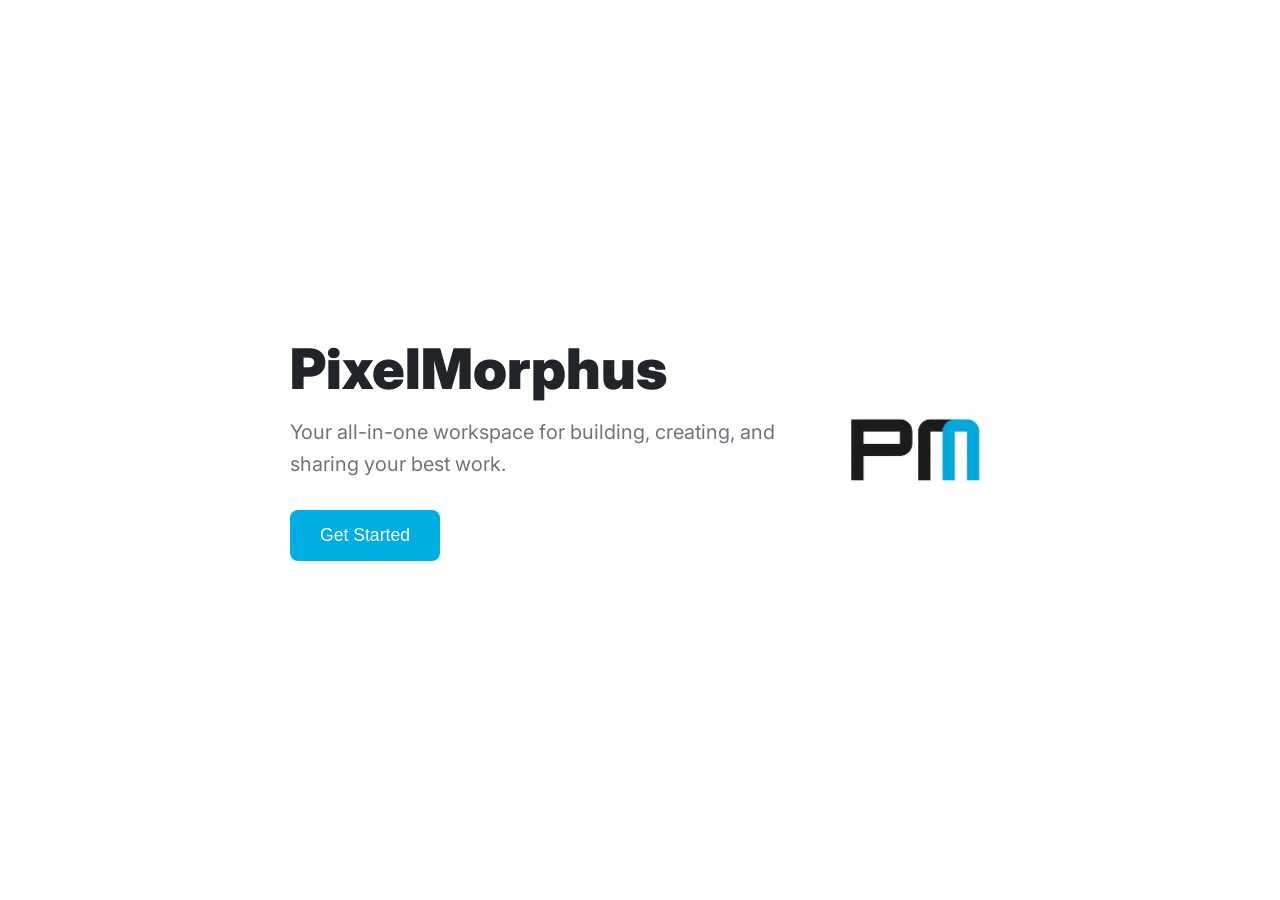
<file: index.html>
<!DOCTYPE html>
<html lang="en">
<head>
    <meta charset="UTF-8">
    <meta name="viewport" content="width=device-width, initial-scale=1.0">
    <title>PixelMorphus - Dashboard</title>

    <link rel="stylesheet" href="css/style.css">
    
    <link rel="preconnect" href="https://fonts.googleapis.com">
    <link rel="preconnect" href="https://fonts.gstatic.com" crossorigin>
    <link href="https://fonts.googleapis.com/css2?family=Inter:wght@400;500;700;800&display=swap" rel="stylesheet">
</head>
<body>

    <header class="main-header">
        <!-- This header will be dynamically populated by js/main.js -->
    </header>

    <main class="page-container">
        <div class="page-header">
            <h1>Choose a Tool</h1>
            <p>Select which service you would like to use.</p>
        </div>

        <div class="tool-selection-grid">
            <!-- Portfolio Morph Box -->
            <a href="portfolio-morph/portfolio-morph.html" class="tool-card">
                <div class="tool-icon">
                    <svg xmlns="http://www.w3.org/2000/svg" width="48" height="48" viewBox="0 0 24 24" fill="none" stroke="currentColor" stroke-width="2" stroke-linecap="round" stroke-linejoin="round"><path d="M14.5 2H6a2 2 0 0 0-2 2v16a2 2 0 0 0 2 2h12a2 2 0 0 0 2-2V7.5L14.5 2z"></path><polyline points="14 2 14 8 20 8"></polyline><line x1="16" y1="13" x2="8" y2="13"></line><line x1="16" y1="17" x2="8" y2="17"></line><line x1="10" y1="9" x2="8" y2="9"></line></svg>
                </div>
                <div class="tool-info">
                    <h3>Portfolio Morph</h3>
                    <p>Create a stunning, professional developer portfolio in minutes.</p>
                </div>
            </a>
        </div>
    </main>
    
    <script src="js/main.js" defer></script>
</body>
</html>
</file>
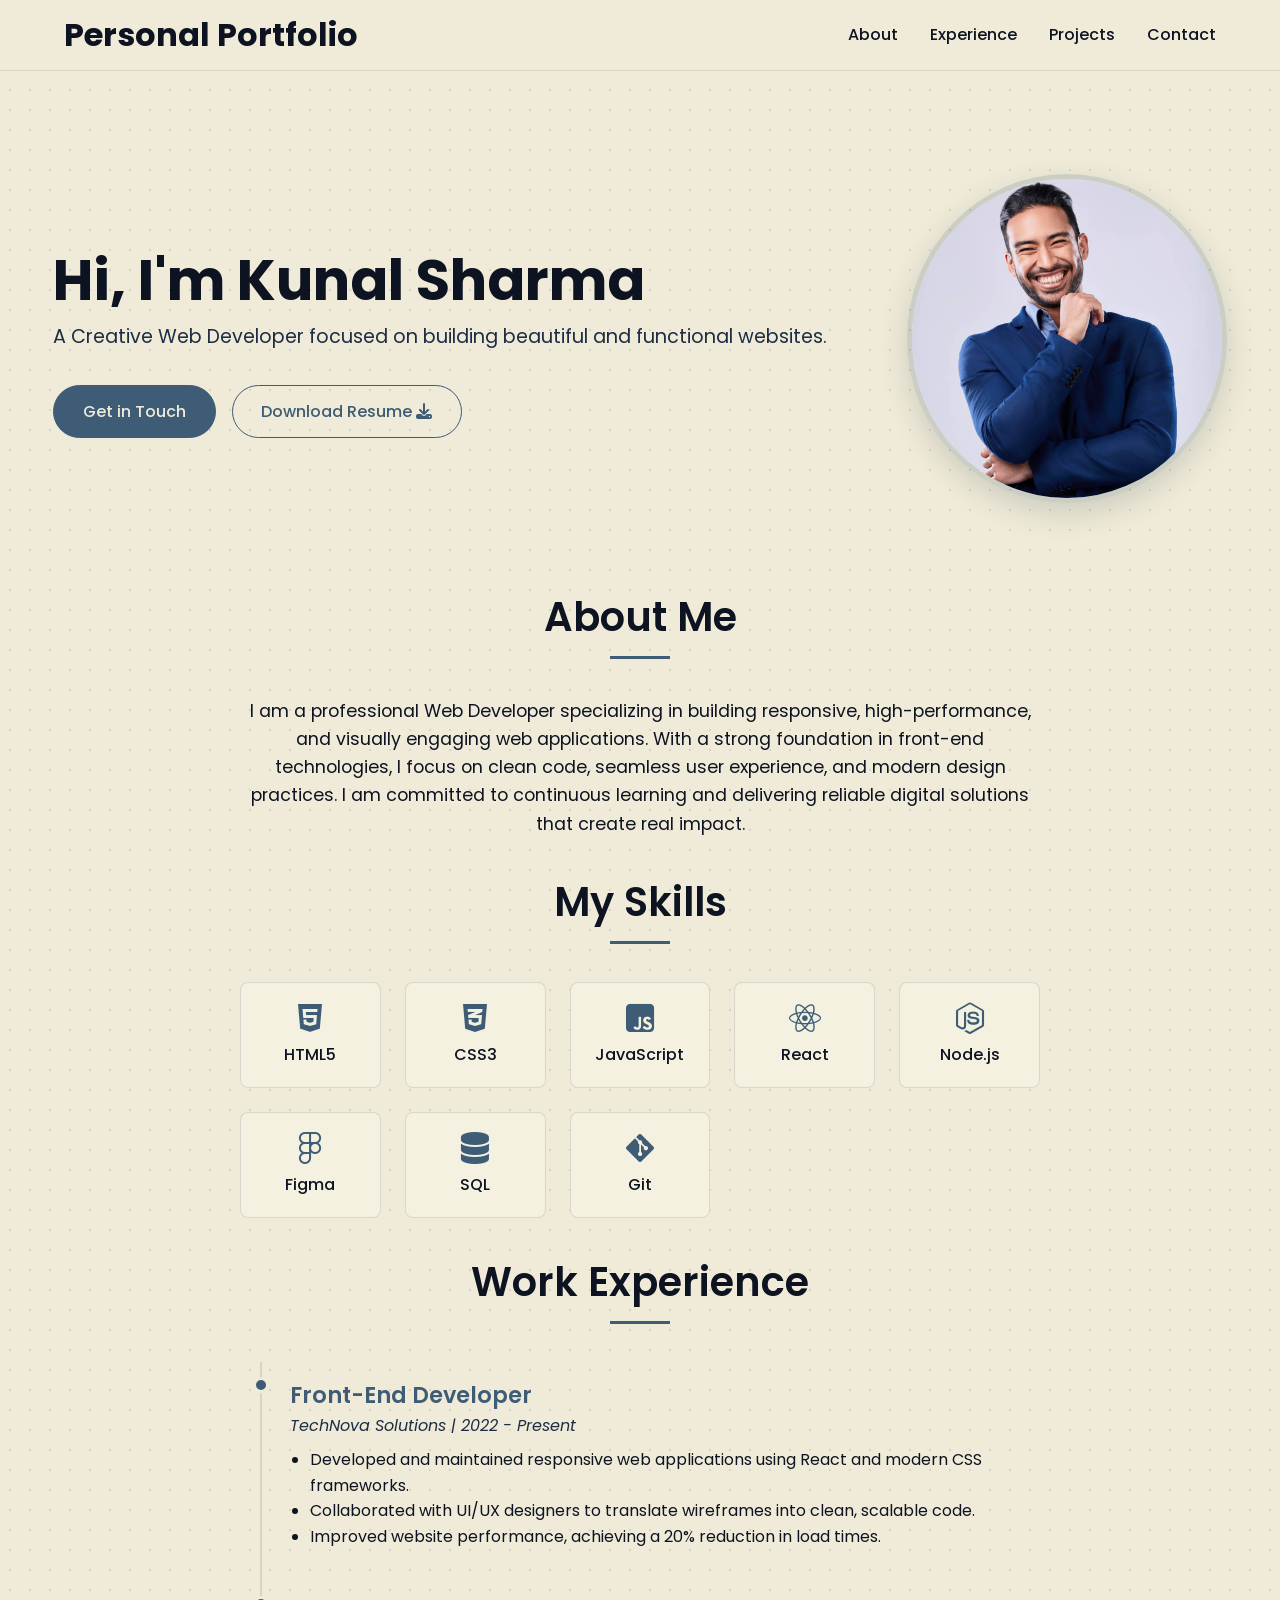
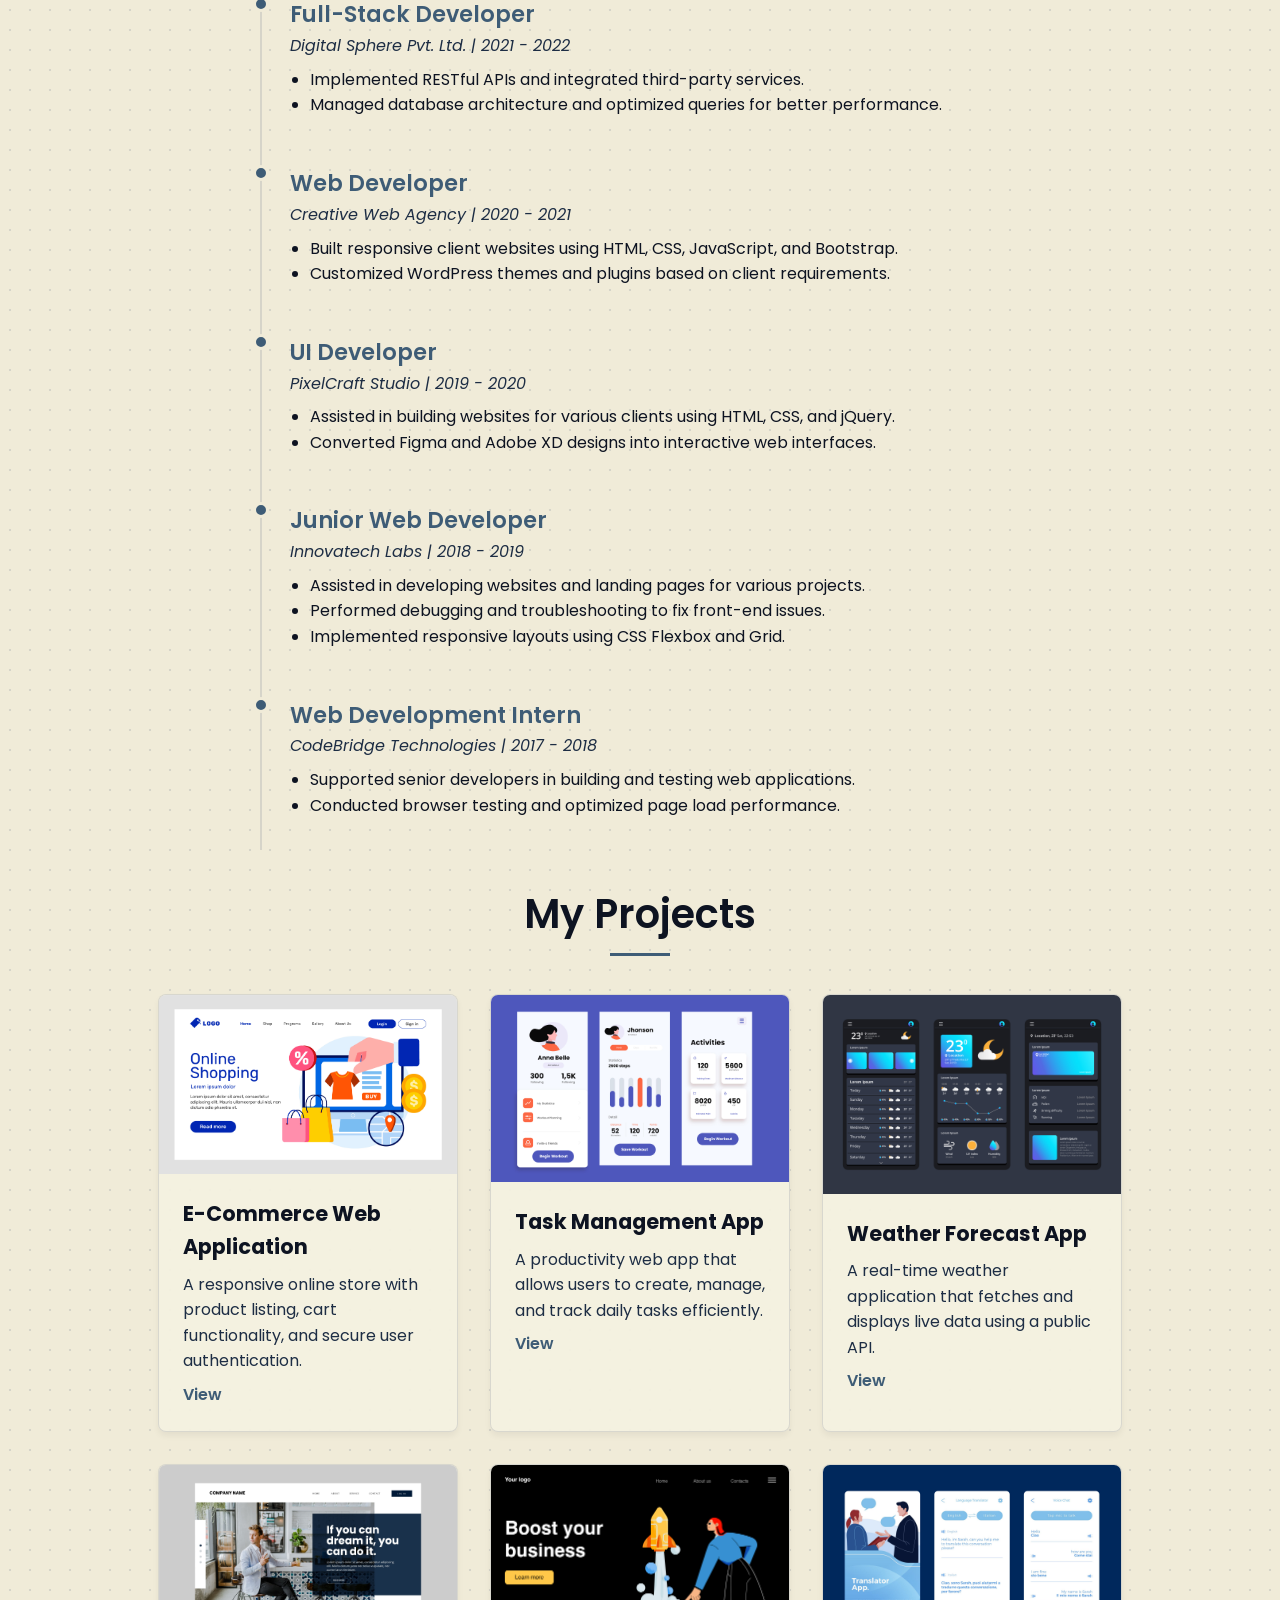
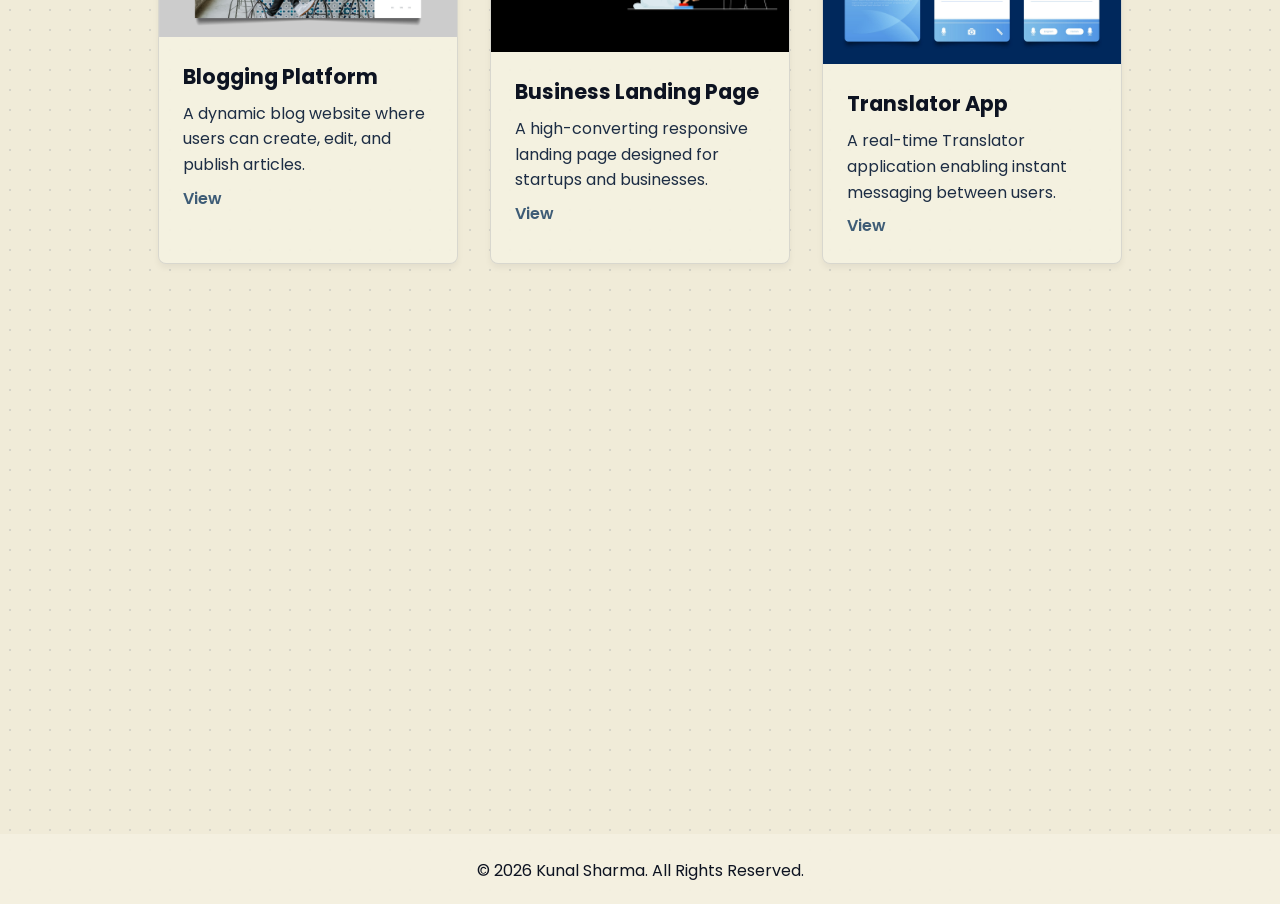
<file: portfolio-morph/templates/template1/index.html>
<!DOCTYPE html>
<html lang="en">

<head>
    <meta charset="UTF-8">
    <meta name="viewport" content="width=device-width, initial-scale=1.0">
    <title>Kunal Sharma | Portfolio</title>

    <link rel="preconnect" href="https://fonts.googleapis.com">
    <link rel="preconnect" href="https://fonts.gstatic.com" crossorigin>
    <link href="https://fonts.googleapis.com/css2?family=Poppins:wght@300;400;500;600;700&display=swap"
        rel="stylesheet">
    <link rel="stylesheet" href="https://cdnjs.cloudflare.com/ajax/libs/font-awesome/6.4.0/css/all.min.css"
        integrity="sha512-iecdLmaskl7CVkqkXNQ/ZH/XLlvWZOJyj7Yy7tcenmpD1ypASozpmT/E0iPtmFIB46ZmdtAc9eNBvH0H/ZpiBw=="
        crossorigin="anonymous" referrerpolicy="no-referrer" />

    <link rel="stylesheet" href="style.css">
    <link rel="stylesheet" href="responsiveness.css">
</head>

<body>
    <section id="navbar">
        <header class="header">
            <div class="container">
                <nav class="main-nav">
                    <a href="#hero" class="logo">Personal Portfolio</a>
                    <ul class="nav-links">
                        <li><a href="#about">About</a></li>
                        <li><a href="#experience">Experience</a></li>
                        <li><a href="#projects">Projects</a></li>
                        <li><a href="#contact">Contact</a></li>
                    </ul>
                    <div class="hamburger" onclick="toggleMenu()">
                        <span></span>
                        <span></span>
                        <span></span>
                    </div>
                    <div class="mobile-menu" id="mobileMenu">
                        <ul>
                            <li id="onclick"><a href="#about" onclick="closeMenu()">About</a></li>
                            <li id="onclick"><a href="#experience" onclick="closeMenu()">Experience</a></li>
                            <li id="onclick"><a href="#projects" onclick="closeMenu()">Projects</a></li>
                            <li id="onclick"><a href="#contact" onclick="closeMenu()">Contact</a></li>
                        </ul>
                    </div>
                </nav>
            </div>
        </header>

        <main>
    </section>
    <!-- Hero Section -->
    <section id="hero" class="hero">
        <div class="container hero-content">
            <!-- <button id="themeToggleBtn">Toggle Theme</button> -->
            <div class="hero-text">
                <h1>Hi, I'm Kunal Sharma</h1>
                <p class="subtitle">A Creative Web Developer focused on building beautiful and functional websites.
                </p>
                <div class="hero-buttons">
                    <a href="#contact" class="btn btn-primary">Get in Touch</a>
                    <a href="your-resume.pdf" class="btn btn-secondary" download>Download Resume <i
                            class="fas fa-download"></i></a>
                </div>
            </div>
            <div class="hero-image">
                <img src="profile.jpg" alt="Profile photo of John Doe">
            </div>
        </div>
    </section>

    <hr id="about">
    <!-- About Section -->
    <section id="about1" class="about-section">
        <div class="container">
            <h2 class="section-title about">About Me</h2>
            <p>I am a professional Web Developer specializing in building responsive, high-performance, and visually
                engaging web applications. With a strong foundation in front-end technologies, I focus on clean code,
                seamless user experience, and modern design practices. I am committed to continuous learning and
                delivering reliable digital solutions that create real impact.</p>
        </div>
    </section>

    <!-- Skills Section -->
    <section id="skills" class="skills-section">
        <div class="container">
            <h2 class="section-title skills">My Skills</h2>
            <div class="skills-grid">
                <div class="skill-item"><i class="fab fa-html5"></i> HTML5</div>
                <div class="skill-item"><i class="fab fa-css3-alt"></i> CSS3</div>
                <div class="skill-item"><i class="fab fa-js-square"></i> JavaScript</div>
                <div class="skill-item"><i class="fab fa-react"></i> React</div>
                <div class="skill-item"><i class="fab fa-node-js"></i> Node.js</div>
                <div class="skill-item"><i class="fab fa-figma"></i> Figma</div>
                <div class="skill-item"><i class="fas fa-database"></i> SQL</div>
                <div class="skill-item"><i class="fab fa-git-alt"></i> Git</div>
            </div>
        </div>
    </section>

    <hr id="experience">
    <!-- Work Experience Section -->
    <section id="experience1" class="experience-section">
        <div class="container">
            <h2 class="section-title experience">Work Experience</h2>
            <div class="timeline">
                <div class="timeline-item">
                    <div class="timeline-dot"></div>
                    <div class="timeline-content">
                        <h3>Front-End Developer</h3>
                        <p class="company">TechNova Solutions | 2022 - Present</p>
                        <ul>
                            <li>Developed and maintained responsive web applications using React and modern CSS frameworks.</li>
                            <li>Collaborated with UI/UX designers to translate wireframes into clean, scalable code.</li>
                            <li>Improved website performance, achieving a 20% reduction in load times.</li>
                        </ul>
                    </div>
                </div>
                <div class="timeline-item">
                    <div class="timeline-dot"></div>
                    <div class="timeline-content">
                        <h3>Full-Stack Developer</h3>
                        <p class="company">Digital Sphere Pvt. Ltd. | 2021 - 2022</p>
                        <ul>
                            <li>Implemented RESTful APIs and integrated third-party services.</li>
                            <li>Managed database architecture and optimized queries for better performance.</li>
                        </ul>
                    </div>
                </div>
                <div class="timeline-item">
                    <div class="timeline-dot"></div>
                    <div class="timeline-content">
                        <h3>Web Developer</h3>
                        <p class="company">Creative Web Agency | 2020 - 2021</p>
                        <ul>
                            <li>Built responsive client websites using HTML, CSS, JavaScript, and Bootstrap.</li>
                            <li>Customized WordPress themes and plugins based on client requirements.</li>
                        </ul>
                    </div>
                </div>
                <div class="timeline-item">
                    <div class="timeline-dot"></div>
                    <div class="timeline-content">
                        <h3>UI Developer</h3>
                        <p class="company">PixelCraft Studio | 2019 - 2020</p>
                        <ul>
                            <li>Assisted in building websites for various clients using HTML, CSS, and jQuery.</li>
                            <li>Converted Figma and Adobe XD designs into interactive web interfaces.</li>
                        </ul>
                    </div>
                </div>
                <div class="timeline-item">
                    <div class="timeline-dot"></div>
                    <div class="timeline-content">
                        <h3>Junior Web Developer</h3>
                        <p class="company">Innovatech Labs | 2018 - 2019</p>
                        <ul>
                            <li>Assisted in developing websites and landing pages for various projects.</li>
                            <li>Performed debugging and troubleshooting to fix front-end issues.</li>
                            <li>Implemented responsive layouts using CSS Flexbox and Grid.</li>
                        </ul>
                    </div>
                </div>
                <div class="timeline-item">
                    <div class="timeline-dot"></div>
                    <div class="timeline-content">
                        <h3>Web Development Intern</h3>
                        <p class="company">CodeBridge Technologies | 2017 - 2018</p>
                        <ul>
                            <li>Supported senior developers in building and testing web applications.</li>
                            <li>Conducted browser testing and optimized page load performance.</li>
                        </ul>
                    </div>
                </div>
            </div>
        </div>
    </section>

    <hr id="projects">
    <!-- Projects Section -->
    <section id="projects1" class="projects-section">
        <div class="container">
            <h2 class="section-title projects">My Projects</h2>
            <div class="projects-grid">
                <div class="project-card">
                    <img src="project1.jpg" alt="Project 1 Screenshot">
                    <h3>E-Commerce Web Application</h3>
                    <p>A responsive online store with product listing, cart functionality, and secure user authentication.</p>
                    <div class="project-links">
                        <a href="#" target="_blank">View</a>
                    </div>
                </div>
                <div class="project-card">
                    <img src="project2.jpg" alt="Project 2 Screenshot">
                    <h3>Task Management App</h3>
                    <p>A productivity web app that allows users to create, manage, and track daily tasks efficiently.</p>
                    <div class="project-links">
                        <a href="#" target="_blank">View</a>
                    </div>
                </div>
                <div class="project-card">
                    <img src="project3.jpg" alt="Project 2 Screenshot">
                    <h3>Weather Forecast App</h3>
                    <p>A real-time weather application that fetches and displays live data using a public API.</p>
                    <div class="project-links">
                        <a href="#" target="_blank">View</a>
                    </div>
                </div>
                <div class="project-card">
                    <img src="project4.jpg" alt="Project 2 Screenshot">
                    <h3>Blogging Platform</h3>
                    <p>A dynamic blog website where users can create, edit, and publish articles.</p>
                    <div class="project-links">
                        <a href="#" target="_blank">View</a>
                    </div>
                </div>
                <div class="project-card">
                    <img src="project5.jpg" alt="Project 2 Screenshot">
                    <h3>Business Landing Page</h3>
                    <p>A high-converting responsive landing page designed for startups and businesses.</p>
                    <div class="project-links">
                        <a href="#" target="_blank">View</a>
                    </div>
                </div>
                <div class="project-card">
                    <img src="project6.jpg" alt="Project 3 Screenshot">
                    <h3>Translator App</h3>
                    <p>A real-time Translator application enabling instant messaging between users.</p>
                    <div class="project-links">
                        <a href="#" target="_blank">View</a>
                    </div>
                </div>
            </div>
        </div>
    </section>

    <hr id="contact">
    <!-- Contact Section -->
    <section id="contact1" class="contact-section">
        <div class="container">
            <h2 class="section-title">Get In Touch</h2>
            <p>I'm currently open to new opportunities. If you have a project in mind or just want to say hi, feel
                free to reach out!</p>
            <div class="contact-info">
                <p><i class="fas fa-envelope"></i> Email: <a href="mailto:you@example.com">you@example.com</a></p>
                <p><i class="fas fa-phone"></i> Phone: <a href="tel:+911234567890">+91 12345 67890</a></p>
                <p><i class="fas fa-map-marker-alt"></i> Location: New Delhi, India</p>
            </div>
            <div class="social-links">
                <h2>Connect With Me</h2>
                <a href="https://linkedin.com/in/yourprofile" target="_blank"><i class="fab fa-linkedin"></i></a>
                <a href="https://github.com/yourprofile" target="_blank"><i class="fab fa-github"></i></a>
                <a href="https://twitter.com/yourprofile" target="_blank"><i class="fab fa-twitter"></i></a>
            </div>
            <a href="mailto:your.email@example.com" class="btn btn-primary">Say Hello</a>
        </div>
    </section>
    </main>
    <section class="footerpadding">
        <footer id="footer" class="footer">
            <div class="container">
                <p>© 2026 Kunal Sharma. All Rights Reserved.</p>
            </div>
        </footer>
    </section>
    <script src="script.js"></script>

</body>

</html>
</file>
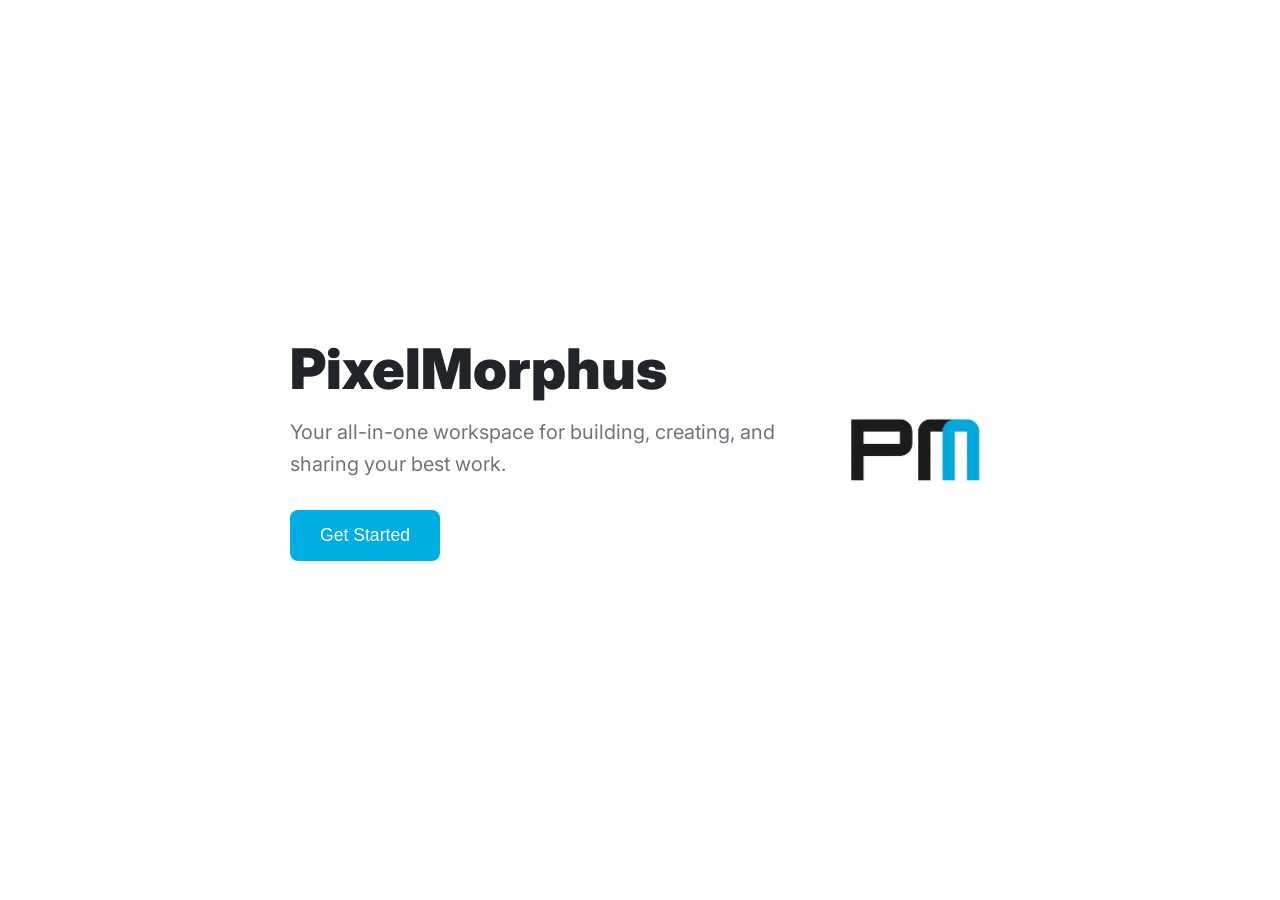
<file: login.html>
<!DOCTYPE html>
<html lang="en">
<head>
    <meta charset="UTF-8">
    <meta name="viewport" content="width=device-width, initial-scale=1.0">
    <title>PixelMorphus - Welcome</title>
    
    <link rel="stylesheet" href="css/login.css">
    <link rel="icon" href="favicon.ico" type="image/x-ico">
    <link rel="icon" href="favicon.ico" type="image/x-icon">
    <link rel="preconnect" href="https://fonts.googleapis.com">
    <link rel="preconnect" href="https://fonts.gstatic.com" crossorigin>
    <link href="https://fonts.googleapis.com/css2?family=Inter:wght@400;500;700;900&display=swap" rel="stylesheet">
    <meta name="description" content="Your all-in-one workspace for building, creating, and sharing your best work.">
    <meta property="og:image" content="https://i.postimg.cc/vBWqRXV9/logo.png">
    <meta property="og:title" content="PixelMorphus">
    <meta property="og:description" content="Your all-in-one workspace for building, creating, and sharing your best work.">
    <script src="https://accounts.google.com/gsi/client"></script>
    <!-- =================== END: SCRIPT LOADING FIX =================== -->

</head>
<body>

    <!-- Main Landing Page Content -->
    <main class="landing-container">
        <div class="intro-section">
            <h1 class="intro-title">PixelMorphus</h1>
            <p class="intro-subtitle">Your all-in-one workspace for building, creating, and sharing your best work.</p>
            <button id="get-started-btn" class="get-started-button">Get Started</button>
        </div>
        <div class="logo-section">
            <img src="mainlogo.png" alt="PM" style="width: 150px; height: 150px;">
        </div>
    </main>

    <!-- Login Modal (Initially Hidden) -->
    <div id="login-modal" class="modal-overlay hidden">
        <div class="modal-content">
            <span class="close-btn">×</span>
            <h2>Join Now</h2>
            <p>Sign in to begin your creative journey.</p>
            
            <div id="google-button-container">
                <!-- The script tag is now in the <head> -->
                <div id="g_id_onload"
                     data-client_id="106449844442-9796dsgtv9v82peutu71hner689le9f4.apps.googleusercontent.com"
                     data-context="signin"
                     data-ux_mode="popup"
                     data-callback="handleCredentialResponse"
                     data-auto_prompt="false">
                </div>
                <div class="g_id_signin"
                     data-type="standard"
                     data-shape="rectangular"
                     data-theme="outline"
                     data-text="continue_with"
                     data-size="large"
                     data-logo_alignment="left"
                     data-width="250">
                </div>
            </div>

            <a href="#" class="skip-link-modal">Skip for now</a>
        </div>
    </div>

    <!-- Your auth script is still deferred, which is correct -->
    <script src="js/auth.js" defer></script>

</body>
</html>
</file>
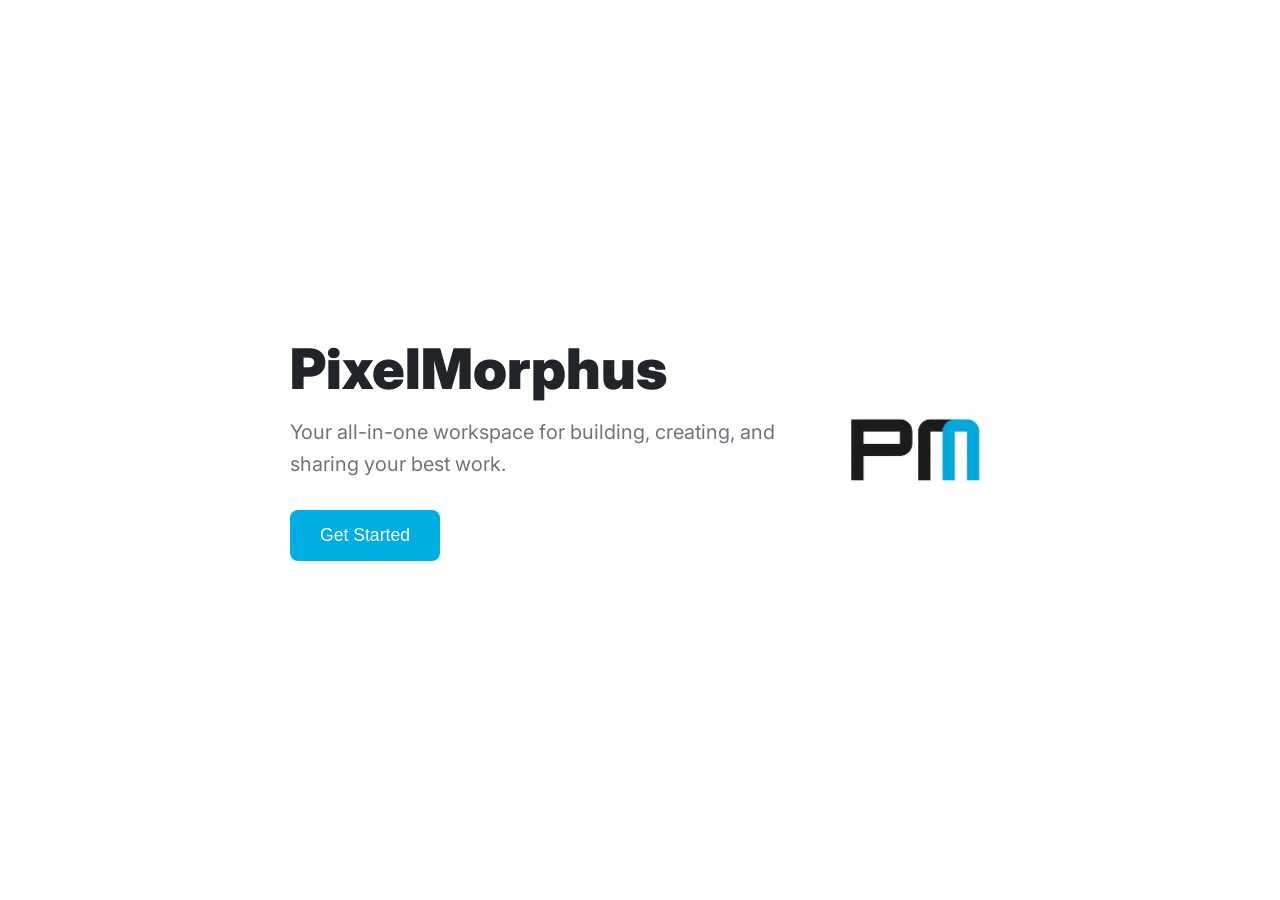
<file: portfolio-morph/portfolio-morph.html>
<!DOCTYPE html>
<html lang="en">
<head>
    <meta charset="UTF-8">
    <meta name="viewport" content="width=device-width, initial-scale=1.0">
    <title>Portfolio Morph - Select Template</title>
    <link rel="stylesheet" href="css/style.css">
    
    <link rel="preconnect" href="https://fonts.googleapis.com">
    <link rel="preconnect" href="https://fonts.gstatic.com" crossorigin>
    <link href="https://fonts.googleapis.com/css2?family=Inter:wght@400;500;700;800&display=swap" rel="stylesheet">
</head>
<body>

    <header class="main-header">
        <!-- This header will be correctly populated by portfolio.js -->
    </header>

    <div class="page-header">
        <h1>Choose Your Template</h1>
        <p>Select a style to begin building your perfect portfolio.</p>
    </div>
    <div class="theme-selector-container">
        <div class="toggle-group" id="global-theme-controls">
            <button class="control-btn" data-theme="light">Light</button>
            <button class="control-btn" data-theme="dark">Dark</button>
        </div>
    </div>
    <main class="containers">
    <div class="template-grid">
        <!-- Template 1 - Functional Card -->
        <div class="template-card" data-template-id="template1">
            <div class="card-preview-container">
                <!-- THE IFRAME IS GONE. It is replaced by two images. -->
                <img src="assets/images/previews/template1-light.png" class="card-preview-image" data-theme-img="light" alt="Modern Minimalist Light Theme">
                <img src="assets/images/previews/template1-dark.png" class="card-preview-image" data-theme-img="dark" alt="Modern Minimalist Dark Theme">
            </div>
            <div class="template-info">
                <h3>Modern Minimalist</h3>
                <p>A clean, elegant, and straightforward design focusing on your projects and skills.</p>
                <a href="builder.html" class="select-template-btn">Customize</a>
            </div>
        </div>

        <!-- "COMING SOON" CARD -->
        <div class="template-card">
            <div class="card-preview-container">
                <div class="card-preview-placeholder">
                    <span>Coming Soon</span>
                </div>
            </div>
            <div class="template-info">
                <h3>Creative Bold</h3>
                <p>A vibrant and visually striking layout perfect for designers and creative professionals.</p>
                <a class="select-template-btn disabled">Coming Soon</a>
            </div>
        </div>
    </div>
    </main>
    <footer><div class="copyright">
      &copy; Pixel Morph | Manan Kohli. All Rights Reserved.
    </div></footer>
    <script src="js/portfolio.js" defer></script>
</body>
</html>
</file>
<file: css/style.css>
/* --- Global Styles & Variables --- */
:root {
    --primary-bg: #fdfdff;
    --card-bg: #ffffff;
    --text-primary: #1d1d1f;
    --text-secondary: #5a6474;
    --accent-color: #00aee3;
    --border-color: #e1e1e6;
    --shadow: 0 8px 16px rgba(0, 0, 0, 0.08);
    --shadow-hover: 0 12px 24px rgba(0, 0, 0, 0.12);
}

body,
html {
    margin: 0;
    padding: 0;
    user-select: none;
    -webkit-user-select: none;
    -moz-user-select: none;
    -ms-user-select: none;
    font-family: sans-serif;
    -webkit-tap-highlight-color: rgba(32, 110, 77, 0) !important;
    -webkit-focus-ring-color: rgba(255, 255, 255, 0) !important;
    font-family: 'Inter', sans-serif;
    background-color: var(--primary-bg);
    color: var(--text-primary);
}

.page-container {
    max-width: 1000px;
    margin: 0 auto;
    padding: 20px;
}

/* --- Dynamic Header Styles --- */
.main-header {
    display: flex;
    justify-content: space-between;
    align-items: center;
    padding: 15px 25px;
    gap: 25px;
    background-color: var(--card-bg);
    border-bottom: 1px solid var(--border-color);
}

.site-title {
    font-size: 1.5rem;
    font-weight: 800;
}

.site-title span {
    color: var(--accent-color);
}

.user-info {
    display: flex;
    align-items: center;
    gap: 15px;
}

.profile-picture {
    width: 40px;
    height: 40px;
    border-radius: 50%;
    object-fit: cover;
    border: 1px solid #00aee3;
}

.welcome-message {
    font-weight: 500;
}

#user-name {
    font-weight: 700;
}

.logout-button,
.login-button {
    border: 1px solid #00aee3;
    color: var(--text-secondary);
    padding: 8px 16px;
    background-color: white;
    border-radius: 20px;
    cursor: pointer;
    font-weight: 500;
    transition: all 0.2s ease;
    text-decoration: none;
}

.logout-button:hover,
.login-button:hover {
    background-color: #00c9ed;
    color: white;
}

.login-button {
    background-color: var(--accent-color);
    border-color: var(--accent-color);
    color: white;
}

/* --- Page Header Styles --- */
.page-header {
    text-align: center;
    margin: 40px 0;
}

.page-header h1 {
    font-size: 2.5rem;
    font-weight: 800;
    margin: 0;
}

.page-header p {
    font-size: 1.1rem;
    color: var(--text-secondary);
    margin-top: 10px;
}

/* --- Tool Selection Grid --- */
.tool-selection-grid {
    /* display: grid; */
    grid-template-columns: repeat(auto-fit, minmax(350px, 1fr));
    gap: 30px;
    margin-top: 20px;
}

.tool-card {
    background-color: var(--card-bg);
    border-radius: 16px;
    border: 1px solid var(--border-color);
    box-shadow: var(--shadow);
    padding: 20px;
    text-decoration: none;
    color: inherit;
    display: flex;
    align-items: center;
    gap: 25px;
    transition: all 0.3s cubic-bezier(0.25, 0.8, 0.25, 1);
}

.tool-card:hover {
    transform: translateY(-8px);
    box-shadow: var(--shadow-hover);
    border-color: var(--accent-color);
}

.tool-icon {
    flex-shrink: 0;
    color: var(--accent-color);
}

.tool-info h3 {
    margin: 0 0 10px 0;
    font-size: 1.5rem;
}

.tool-info p {
    margin: 0;
    color: var(--text-secondary);
    line-height: 1.6;
}

@media (max-width: 450px) {
    .page-header h1 {
        font-size: 1.85rem;
        font-weight: 1000;
    }
}
@media (max-width: 400px){
    .main-header{
        padding: 15px 17px;
    }
}
</file>
<file: portfolio-morph/templates/template1/style.css>
:root{
    --primary-bg: #f0ebd8;
    --secondary-bg: #f5f1e1ec;
    --primary-color:  #0d1321;
    --secondary-color: #3e5c76;
    /* --icon-color: var(--secondary-color); */
    --scrollbar: #5c7796b7;
    --scrollbar-hover: #3e5c76;
    --primary-border: #b3b5b66e;
    --dot: #b3b5b66e;
    --mobile-menu-shadow: rgba(28, 48, 73, 0.164);
    --mobile-menu-border: rgba(13, 19, 33, 0.1);
    --hero-text-subtitle: #1d2d44;
    --hero-img-border: #3e5c7634;
    --hero-img-shadow: rgba(28, 48, 73, 0.164);
    --skill-shadow: rgba(0, 0, 0, 0.08);
    --timeline-project-color: #1d2d44;
    --social-links-color: #2f4457;
    --project-card-shadow: rgba(0, 0, 0, 0.05);
    --project-card-shadow-hover: rgba(0, 0, 0, 0.1);

}
body.dark{
    --primary-bg: #161614;
    --secondary-bg: #141414e1;
    --primary-color:  #cacfd3;
    --secondary-color: #6899c4;
    /* --icon-color: var(--secondary-color); */
    --scrollbar: #5e5e5eb7;
    --scrollbar-hover: #596068;
    --primary-border: #a3a3a342;
    --dot: #b3b5b61e;
    --mobile-menu-shadow: rgba(84, 93, 105, 0.164);
    --mobile-menu-border: rgba(93, 99, 114, 0.274);
    --hero-text-subtitle: #d5dee2ec;
    --hero-img-border: #6d778086;
    --hero-img-shadow: rgba(87, 88, 90, 0.123);
    --skill-shadow: rgba(61, 61, 61, 0.158);
    --timeline-project-color: #a3b4cc;
    --social-links-color: #51718f;
    --project-card-shadow: rgba(41, 41, 41, 0.281);
    --project-card-shadow-hover: rgba(66, 66, 66, 0.253);
}
* {
    margin: 0;
    padding: 0;
    box-sizing: border-box;
    outline: 0;
    user-select: none;
    -webkit-user-select: none;
    -moz-user-select: none;
    -ms-user-select: none;
    -webkit-tap-highlight-color: rgba(32, 110, 77, 0) !important;
    -webkit-focus-ring-color: rgba(255, 255, 255, 0) !important;
    outline: none !important;
    overflow-x: none !important;
}

/* --- Utility Classes --- */

html {
    scroll-behavior: smooth;
    scroll-padding-top: 70px;
    overflow-x: hidden;
}

hr {
    border: none;
    background: transparent;
    height: 0;
}

body {
    font-family: 'Poppins', sans-serif;
    background-color: var(--primary-bg);
    color: var(--primary-color);
    line-height: 1.6;
    overflow-x: hidden;
    background-image: radial-gradient(var(--dot) 1px, transparent 1px);
    background-size: 20px 20px;
}

body::-webkit-scrollbar {
    width: 5px;
}

body::-webkit-scrollbar-track {
    background: transparent;
}

body::-webkit-scrollbar-thumb {
    background: var(--scrollbar);
    border-radius: 3px;
}

body::-webkit-scrollbar-thumb:hover {
    background: var(--scrollbar-hover);
}

body h2 {
    color: var(--primary-color);
}

.container {
    margin: 0 auto;
    padding: 0 2rem;
}

.section-title {
    text-align: center;
    font-size: 2.5rem;
    font-weight: 600;
    margin-bottom: 3rem;
    position: relative;
}

.section-title::after {
    content: '';
    position: absolute;
    bottom: -10px;
    left: 50%;
    transform: translateX(-50%);
    width: 60px;
    height: 3px;
    background-color: var(--secondary-color);
}

/* Header & Navigation */
.header {
    background-color: var(--primary-bg);
    backdrop-filter: blur(10px);
    border-bottom: 1px solid var(--primary-border);
    position: fixed;
    width: 100%;
    top: 0;
    z-index: 1000;
}

.main-nav {
    width: 100%;
    display: flex;
    justify-content: space-between;
    align-items: center;
    position: fixed;
    height: 70px;
    padding: 0 2rem;
    position: relative;
}

.logo {
    font-size: 2rem;
    font-weight: 700;
    color: var(--primary-color);
    text-decoration: none;
}

.nav-links {
    display: flex;
    list-style: none;
    margin: 0;
    padding: 0;
}

.nav-links li {
    margin-left: 2rem;
}

.nav-links a {
    text-decoration: none;
    color: var(--primary-color);
    font-weight: 500;
    position: relative;
    transition: color 0.3s;
}

.nav-links a::after {
    content: '';
    position: absolute;
    width: 0;
    height: 2px;
    bottom: -5px;
    left: 0;
    background-color: var(--secondary-color);
    transition: width 0.3s ease-in-out;
}

.nav-links a:hover,
.nav-links a.active {
    color: var(--secondary-color);
}

.nav-links a:hover::after {
    width: 100%;
}

.hamburger {
    display: none;
    flex-direction: column;
    justify-content: center;
    cursor: pointer;
    padding: 0px;
    width: 40px;
    height: 40px;
    z-index: 1001;
}

.hamburger span {
    border-radius: 10px;
    width: 24px;
    height: 3.5px;
    background-color: var(--primary-color);
    transition: all 0.3s ease;
    transform-origin: center;
    margin: 2px 0;
}
.hamburger span:nth-child(2){
    width: 20px;
}
.hamburger span:nth-child(3){
    width: 16px;
}

.mobile-menu {
    display: none;
    position: absolute;
    top: 100%;
    right: 1rem;
    width: 180px;
    background-color: var(--primary-bg);
    box-shadow: 0 4px 15px var(--mobile-menu-shadow);
    border-radius: 8px;
    overflow: hidden;
    z-index: 1000;
}

.mobile-menu.active {
    display: block;
    animation: slideDown 0.3s ease-out;
}

@keyframes slideDown {
    from {
        opacity: 0;
        transform: translateY(-10px);
    }

    to {
        opacity: 1;
        transform: translateY(0);
    }
}

.mobile-menu ul {
    list-style: none;
    padding: 0;
    margin: 0;
}

.mobile-menu li {
    border-bottom: 1px solid var(--mobile-menu-border);
}

.mobile-menu li:last-child {
    border-bottom: none;
}

.mobile-menu a {
    display: block;
    padding: 12px 20px;
    text-decoration: none;
    color: var(--primary-color);
    font-weight: 550;
    font-size: 14px;
    transition: background-color 0.3s, color 0.3s;
}

.mobile-menu a:hover {
    background-color: var(--secondary-color);
    color: var(--primary-bg);
}

/* Hero */
.hero {
    padding-top: 100px;
    min-height: 85vh;
    display: flex;
    align-items: center;
}

.hero-content {
    display: flex;
    align-items: center;
    justify-content: space-between;
    gap: 4rem;
    padding-right: 3rem;
    padding-left: 3rem;
}

.hero-text h1 {
    font-size: 3.5rem;
    font-weight: 700;
    line-height: 1.2;
}

.hero-text .subtitle {
    font-size: 1.2rem;
    color: var(--hero-text-subtitle);
    margin: 0.5rem 1rem 2rem 0rem;
}

.hero-buttons {
    display: flex;
    gap: 1rem;
}

.hero-image img {
    max-height: 340px;
    max-width: 320px;
    border-radius: 50%;
    border: 5px solid var(--hero-img-border);
    box-shadow: 0 10px 30px var(--hero-img-shadow);
}

.btn {
    display: inline-block;
    padding: 0.8rem 1.8rem;
    border-radius: 50px;
    text-decoration: none;
    font-weight: 500;
    transition: background-color 0.3s ease, transform 0.3s ease;
}

.btn-primary {
    background-color: var(--secondary-color);
    border: 1px solid var(--secondary-color);
    color: var(--primary-bg);
}

.btn-primary:hover {
    background-color: transparent;
    color: var(--secondary-color);
    transform: translateY(-2px);
}

.btn-secondary {
    background-color: transparent;
    color: var(--secondary-color);
    border: 1px solid var(--secondary-color);
}

.btn-secondary:hover {
    background-color: var(--secondary-color);
    color: var(--primary-bg);
    transform: translateY(-2px);
}

/* About Section */
.about-section p {
    width: 100%;
    max-width: 800px;
    margin: 0 auto;
    text-align: center;
    font-size: 1.1rem;
}

/* Skills Section */
.skills-grid {
    display: grid;
    grid-template-columns: repeat(auto-fit, minmax(120px, 1fr));
    gap: 1.5rem;
    max-width: 800px;
    margin: 0 auto;
}

.skill-item {
    background-color: var(--secondary-bg);
    border: 1px solid var(--primary-border);
    border-radius: 8px;
    padding: 1.2rem;
    flex-direction: column;
    display: flex;
    align-items: center;
    font-weight: 500;
    transition: transform 0.3s, box-shadow 0.3s;
}

.skill-item:hover {
    transform: translateY(-5px);
    box-shadow: 0 8px 20px var(--skill-shadow);
}

.skill-item i {
    font-size: 2rem;
    margin-bottom: 0.5rem;
    color: var(--secondary-color);
}

.skills-section {
    padding-top: 2rem;
}

/* Experience Section */
.timeline {
    position: relative;
    max-width: 800px;
    margin: 0 auto;
}

.timeline::after {
    content: '';
    position: absolute;
    width: 2px;
    background: var(--primary-border);
    top: 0;
    bottom: 0;
    left: 20px;
}

.timeline-item {
    padding: 1rem 0 2rem 50px;
    position: relative;
}

.timeline-dot {
    position: absolute;
    left: 13px;
    top: 15px;
    width: 16px;
    height: 16px;
    border-radius: 50%;
    background: var(--secondary-color);
    border: 3px solid var(--primary-bg);
    z-index: 1;
}

.timeline-content h3 {
    font-size: 1.4rem;
    font-weight: 600;
    color: var(--secondary-color);
}

.timeline-content .company {
    font-style: italic;
    color: var(--timeline-project-color);
    margin-bottom: 0.5rem;
}

.timeline-content ul {
    list-style-type: disc;
    padding-left: 20px;
}

.experience-section {
    padding-top: 2rem;
}

/* Project Section */
.projects-section {
    padding-top: 2rem;
}

.projects-grid {
    display: flex;
    flex-wrap: wrap;
    justify-content: center;
    gap: clamp(2rem, 5vw, 2rem);
}

.project-card {
    background: var(--secondary-bg);
    border: 1px solid var(--primary-border);
    border-radius: 8px;
    overflow: hidden;
    max-width: 300px;
    box-shadow: 0 4px 6px var(--project-card-shadow);
    transition: transform 0.3s, box-shadow 0.3s;
}

.project-card:hover {
    transform: translateY(-5px);
    box-shadow: 0 12px 20px var(--project-card-shadow-hover);
}

.project-card img {
    width: 100%;
    /* REMOVED the fixed height. The image's own aspect ratio will now determine the height. */
    /* REMOVED object-fit: cover. The image will no longer be cropped. */
    height: auto; /* Explicitly let the height be automatic */
    max-height: 300px;
    display: block; /* Removes any extra space that can appear below an image */
    /* border-radius: 8px; */
    margin-bottom: 15px;
}

.project-card h3 {
    font-size: 1.3rem;
    padding: 0.5rem 1.5rem 0.5rem;
}
.project-card h3:first-child {
    margin-top: 10px;
}
.project-card p {
    padding: 0 1.5rem;
    color: var(--timeline-project-color);
}

.project-links {
    padding: 0.5rem 1.5rem 1.5rem;
    display: flex;
    gap: 1rem;
}

.project-links a {
    text-decoration: none;
    color: var(--secondary-color);
    font-weight: 600;
}

/* Contact Section */
.contact-section {
    text-align: center;
    padding-top: 2rem;
    padding-bottom: 1rem;
}

.contact-section p {
    max-width: 600px;
    margin: 0 auto 2rem;
    font-size: 1.1rem;
}

.contact-info p {
    margin-bottom: 20px;
}

.contact-info a {
    text-decoration: none;
    color: var(--secondary-color);
}

.contact-info i {
    color: var(--secondary-color);
    padding-left: 5px;
    padding-right: 5px;
}

.social-links {
    font-weight: lighter;
    gap: 20px;
    margin: 22px 0;
}

.social-links h2 {
    font-weight: 550;
}

.social-links a {
    color: var(--secondary-color);
    text-decoration: none;
    font-size: 1.5rem;
    padding: 8px;
}

.social-links a:hover {
    color: var(--social-links-color);
}

/* Footer */
.footer {
    background-color: var(--secondary-bg);
    color: var(--primary-color);
    text-align: center;
    padding-top: 1.5rem;
    min-height: 70px;
    /* margin-top: 1.5rem; */
}
.footerpadding{
    padding-top: 1.5rem;
}
/* --- Fade-in Animation (Parallax) --- */
section>.container {
    opacity: 0;
    transform: translateY(20px);
    transition: opacity 0.6s ease-out, transform 0.6s ease-out;
}

section>.container.visible {
    opacity: 1;
    transform: translateY(0);
}



/* In template1/style.css */
.skill-item .custom-skill-icon {
    display: inline-block;
    width: 2rem;
    height: 2rem;
    align-items: center;
    margin-bottom: 0.5rem;
    object-fit: contain;
}
</file>
<file: portfolio-morph/templates/template1/responsiveness.css>
@media (min-width:1900px) {

    /* Utility */
    .section-title {
        font-size: 2.8rem;
    }

    /* Hero */
    .hero-image img {
        max-width: 370px;
    }

    .hero-text .subtitle {
        margin: 0.5rem 1rem 2rem 0rem;
        font-size: 1.5rem;
    }

    .hero-content {
        gap: 8rem;
    }

    /* About section */
    .about-section p {
        font-size: 1.25rem;
    }

    /* Work experience */
    .timeline {
        transform: scale(1.2);
        margin: 10rem auto 8rem auto;
    }

    /* Contact section */
    .contact-section p {
        font-size: 1.25rem;
    }
}

@media (min-width:1800px) and (max-width: 1900px) {

    /* Utility */
    .section-title {
        font-size: 2.8rem;
    }

    /* Hero */
    .hero-image img {
        max-width: 350px;
    }

    .hero-text .subtitle {
        margin: 0.5rem 1rem 2rem 0rem;
        font-size: 1.4rem;
    }

    .hero-content {
        gap: 6rem;
    }

    /*About section */
    .about-section p {
        font-size: 1.25rem;
    }

    /* Work experience */
    .timeline {
        transform: scale(1.2);
        margin: 10rem auto 8rem auto;
    }

    /* Contact */
    .contact-section p {
        font-size: 1.25rem;
    }
}

@media (min-width:1600px) and (max-width:1800px) {

    /* Hero */
    .hero-text .subtitle {
        margin: 0.5rem 1rem 2rem 0rem;
    }

    .hero-image img {
        max-width: 330px;
    }

    .hero-content {
        gap: 4rem;
    }
}

@media (min-width: 1400px) and (max-width: 1600px) {

    /* Hero */
    .hero-content {
        gap: 4rem;
    }

}

@media (max-width: 1200px) {

    /* Hero */
    .hero-text h1 {
        font-size: 3.3rem;
    }
}

@media (max-width: 1150px) and (min-width: 900px) {

    /* Hero */
    .hero-image img {
        max-width: 310px;
    }
}

@media (min-height: 900px) and (min-width: 900px) {

    /* Hero */
    .hero {
        padding-top: 100px;
        min-height: 65vh;
    }
}



@media (max-width: 900px) {

    /* Utility */
    .container {
        padding: 0 4rem;
    }

    /* Header and navigation */
    header .container {
        padding: 0;
    }

    .nav-links {
        display: none;
    }

    .hamburger {
        display: flex;
    }

    .mobile-menu {
        display: block;
        transform: translateY(-20px);
        opacity: 0;
        transition: transform 0.3s ease, opacity 0.3s ease;
        visibility: hidden;
    }

    .mobile-menu.active {
        transform: translateY(0);
        opacity: 1;
        visibility: visible;
    }

    /* Hero */
    .hero {
        min-height: 600px;
        padding-top: 160px;
    }

    .hero-content {
        flex-direction: column-reverse;
        text-align: center;
        gap: 3rem;
    }


    .hero-text .subtitle {
        margin: 0.5rem 0rem 2rem 0rem;
    }

    .hero-buttons {
        justify-content: center;
    }

    .hero-image img {
        max-width: 350px;
    }

    /* About section */
    .about {
        padding-top: 2rem;
    }

    /* Work experience */
    .timeline::after {
        left: 10px;
    }

    .timeline-item {
        padding-left: 40px;
    }

    .timeline-dot {
        left: 3px;
    }

}

@media (max-width: 760px) and (min-width:520px) {

    /* Project section */
    .projects-grid {
        gap: clamp(3rem, 5vw, 2rem);
    }

    .project-card {
        max-width: 400px;
    }

    .project-card img {
        height: 210px;
    }
}

@media (max-width:700px) {

    /* Utility */
    .container {
        padding: 0 3rem;
    }

}

@media (max-width: 560px) and (min-width: 520px) {

    /* Utility */
    .container {
        padding: 0 2rem;
    }

    /* Hero */
    .hero-image img {
        max-width: 320px;
    }

    .hero-text h1 {
        font-size: 3.15rem;
    }

    .hero {
        padding-top: 140px;
    }

    /* Project section */
    .project-card {
        max-width: 400px;
    }


}

@media (max-height: 550px) {

    /* Hero */
    .hero-text h1 {
        font-weight: 600;
    }

    .hero-image img {
        max-width: 300px;
    }
}

@media (max-width:520px) and (min-width:500px) {

    /* Utility */
    .container {
        padding: 0 2rem;
    }

    /* Hero */
    .hero-image img {
        max-width: 310px;
    }

    .hero-text h1 {
        font-size: 3.15rem;
    }

    .hero {
        padding-top: 130px;
    }

    .btn {
        padding: 0.8rem 1rem;
    }

    /* Project section */
    .project-card {
        max-width: 370px;
    }

    .project-card img {
        height: 190px;
    }

}

@media (max-width:500px) and (min-width:430px) {

    /* Utility */
    .container {
        padding: 0 2rem;
    }

    /* Hero */
    .hero-image img {
        max-width: 290px;
    }

    .hero-text h1 {
        font-size: 3rem;
    }

    .hero {
        padding-top: 130px;
    }

    .btn {
        padding: 0.8rem 1rem;
    }

    /* Project section */
    .project-card {
        max-width: 350px;
    }

    .project-card img {
        height: 190px;
    }


}

@media (max-width:430px) and (min-width:390px) {

    /* Utility */
    .container {
        padding: 0 2rem;
    }

    .section-title {
        font-size: 2.2rem;
    }

    /* Hero */
    .hero-image img {
        max-width: 280px;
    }

    .hero-text h1 {
        font-size: 2.7rem;
    }

    .hero {
        padding-top: 120px;
    }

    .hero-buttons {
        gap: 5rem;
    }

    .hero-text .subtitle {
        font-size: 1.1rem;
    }

    .btn {
        font-size: 0.9rem;
        padding: 0.5rem 1rem;
        margin-left: -2rem;
        margin-right: -2rem;
    }

    .hero-content {
        gap: 2rem;
    }

    /* About section */
    .about-section p {
        font-size: 1rem;
    }

    /* Skills section */

    .skill-item {
        padding: 1rem;
    }

    /* Project section */
    .project-card {
        max-width: 330px;
    }

    .project-card img {
        height: 180px;
    }
}

@media (max-width:390px) {

    /* Utility */
    .container {
        padding: 0 2rem;
    }

    .section-title {
        font-size: 2.2rem;
    }

    /* Hero */
    .hero-image img {
        max-width: 260px;
    }

    .hero-text h1 {
        font-size: 2.5rem;
    }

    .hero {
        padding-top: 120px;
    }

    .hero-buttons {
        gap: 5rem;
    }

    .hero-text .subtitle {
        font-size: 1.05rem;
    }


    .hero-content {
        gap: 2rem;
    }

    .btn {
        font-size: 0.9rem;
        padding: 0.5rem 1rem;
        margin-left: -2rem;
        margin-right: -2rem;
    }

    /* About section */
    .about-section p {
        font-size: 1rem;
    }

    /* Skills section */
    .skill-item {
        padding: 1rem;
    }

    .skills-grid {
        gap: 1.1rem;
    }

    /* Project section */
    .project-card {
        max-width: 330px;
    }

    .project-card img {
        height: 160px;
    }

    /* Contact section */
    .contact-section p {
        font-size: 1.05rem;
    }

}

@media (max-width:360px) {

    /* Utility */
    .container {
        padding: 0 1rem;
    }

    .section-title {
        font-size: 2.1rem;
    }

    .hamburger {
        width: 30px;
        height: 30px;
    }

    /* Hero */
    .hero-image img {
        max-width: 245px;
    }

    .hero-text h1 {
        font-size: 2.4rem;
    }

    .hero-text .subtitle {
        font-size: 1.0rem;
    }

    .btn {
        font-size: 0.8rem;
        padding: 0.5rem 0.8rem;
    }

    /* Skills section */
    .skill-item {
        padding: 0.8rem;
    }

    /* Project section */
    .project-card {
        max-width: 300px;
    }

    .project-links {
        padding: 0.5rem 1.5rem 1rem;
    }

    /* Contact */
    .contact-section p {
        font-size: 1.0rem;
    }
}

@media (max-width:450px){
    .main-nav{
        padding: 0 1.5rem;
    }
    .logo{
        font-size: 1.5rem;
    }
}
</file>
<file: css/login.css>
/* Basic Reset and Root Variables */
:root {
    --primary-bg: #f8f9fa;
    --card-bg: #ffffff;
    --text-primary: #212529;
    --text-secondary: #6c757d;
    --accent-color: #00aee3;
    --accent-hover: #00c9ed;
    --shadow: 0 10px 25px rgba(0, 0, 0, 0.1);
}

*, *::before, *::after {
    box-sizing: border-box;
}

body, html {
    margin: 0;
    padding: 0;
    user-select: none;
    -webkit-user-select: none;
    -moz-user-select: none;
    -ms-user-select: none;
    font-family: sans-serif;
    -webkit-tap-highlight-color: rgba(32, 110, 77, 0) !important;
    -webkit-focus-ring-color: rgba(255, 255, 255, 0) !important;
    width: 100%;
    height: 100%;
    font-family: 'Inter', sans-serif;
    background-color: white;
    color: var(--text-primary);
    overflow: hidden;
}

/* Landing Page Layout */
.landing-container {
    display: flex;
    justify-content: center;
    align-items: center;
    min-height: 100vh;
    padding: 40px 5%;
    gap: 50px;
}

.intro-section {
    max-width: 500px;
    flex: 1 1 300px;
}

.intro-title {
    font-size: clamp(2rem, 5vw, 3.5rem);
    font-weight: 900;
    margin: 0;
    line-height: 1.1;
}

.intro-subtitle {
    font-size: clamp(1rem, 2vw, 1.25rem);
    color: var(--text-secondary);
    margin: 15px 0 30px 0;
    line-height: 1.6;
}

.get-started-button {
    background-color: var(--accent-color);
    color: white;
    font-size: clamp(1rem, 1.5vw, 1.1rem);
    font-weight: 500;
    padding: 15px 30px;
    border: none;
    border-radius: 8px;
    cursor: pointer;
    transition: background-color 0.3s ease, transform 0.2s ease;
    white-space: nowrap;
}

.get-started-button:hover {
    background-color: var(--accent-hover);
    transform: translateY(-2px);
}

.logo-section {
    display: flex;
    justify-content: center;
    align-items: center;
    flex: 0 0 auto;
}

.logo-section svg {
    width: clamp(80px, 15vw, 150px);
    height: clamp(80px, 15vw, 150px);
}

/* Modal Styles */
.modal-overlay {
    position: fixed;
    top: 0;
    left: 0;
    width: 100%;
    height: 100%;
    background-color: rgba(0, 0, 0, 0.6);
    display: flex;
    justify-content: center;
    align-items: center;
    z-index: 1000;
    opacity: 1;
    transition: opacity 0.3s ease-in-out;
    padding: 20px;
}

.modal-content {
    background-color: var(--card-bg);
    padding: clamp(24px, 5vw, 40px);
    border-radius: 12px;
    box-shadow: var(--shadow);
    text-align: center;
    max-width: 400px;
    width: 100%;
    position: relative;
    transform: scale(1);
    transition: transform 0.3s ease-in-out;
}

/* Modal Hidden State */
.modal-overlay.hidden {
    opacity: 0;
    pointer-events: none;
}

.modal-overlay.hidden .modal-content {
    transform: scale(0.9);
}

h2 {
    margin-top: 0;
    font-size: clamp(1.5rem, 4vw, 2rem);
}

#google-button-container {
    margin: 25px;
    display: flex;
    justify-content: center;
}

.skip-link-modal {
    display: inline-block;
    margin-top: 10px;
    font-size: 0.9rem;
    color: var(--text-secondary);
    text-decoration: none;
}

.skip-link-modal:hover {
    text-decoration: underline;
}

.close-btn {
    position: absolute;
    top: 15px;
    right: 20px;
    font-size: 2rem;
    color: #aaa;
    cursor: pointer;
    line-height: 1;
}

.close-btn:hover {
    color: #333;
}

/* ─── Responsive Breakpoints ─── */

/* Tablet & smaller desktops */
@media (max-width: 768px) {
    body, html {
        overflow: auto; /* allow scroll on small screens */
    }

    .landing-container {
        flex-direction: column-reverse;
        text-align: center;
        gap: 30px;
        padding: 60px 6%;
        margin-top: 120px;
        min-height: 100dvh;
    }

    .intro-section {
        max-width: 100%;
    }

    .get-started-button {
        width: 100%;
        max-width: 320px;
    }
}

/* Mobile phones */
@media (max-width: 480px) {
    .landing-container {
        gap: 20px;
        padding: 30px 5% 40px;
    }

    .modal-content {
        border-radius: 10px;
    }

    /* Make Google button container fill width on tiny screens */
    #google-button-container {
        overflow: hidden;
    }
}

/* Very small screens (320px) */
@media (max-width: 360px) {
    .intro-title {
        font-size: 1.75rem;
    }

    .get-started-button {
        padding: 12px 20px;
    }
}

/* Landscape phones */
@media (max-height: 500px) and (orientation: landscape) {
    body, html {
        overflow: auto;
    }

    .landing-container {
        flex-direction: row;
        flex-wrap: wrap;
        padding: 20px 5%;
        gap: 20px;
        min-height: 100dvh;
        text-align: left;
    }

    .logo-section svg {
        width: 60px;
        height: 60px;
    }

    .intro-subtitle {
        margin-bottom: 16px;
    }
}
</file>
<file: portfolio-morph/css/style.css>
/* --- Global Styles & Variables --- */
:root {
    --primary-bg: #fdfdff;
    --card-bg: #ffffff;
    --text-primary: #202b2c;
    --text-secondary: #5a6474;
    --accent-color: #00aee3;
    --accent-hover: #00c9ed;
    --border-color: #e1e1e6;
    --shadow: 0 8px 16px rgba(0, 0, 0, 0.08);
    --shadow-hover: 0 12px 24px rgba(0, 0, 0, 0.12);
}

body, html {
    margin: 0;
    padding: 0;
    user-select: none;
    -webkit-user-select: none;
    -moz-user-select: none;
    -ms-user-select: none;
    font-family: sans-serif;
    -webkit-tap-highlight-color: rgba(32, 110, 77, 0) !important;
    -webkit-focus-ring-color: rgba(255, 255, 255, 0) !important;
    font-family: 'Inter', sans-serif;
    background-color: var(--primary-bg);
    color: var(--text-primary);
}
body::-webkit-scrollbar {
    width: 5px;               
  }
  
body::-webkit-scrollbar-track {
    background: rgba(0, 0, 0, 0.089);        
  }
  
 body::-webkit-scrollbar-thumb {
    padding: 2px;
    background-color: rgba(161, 161, 161, 0.603);   
    border-radius: 20px;       
}
.page-container {
    max-width: 1200px;
    margin: 0 auto;
    padding: 60px;
}

/* --- Main Header Styles --- */
.main-header {
    display: flex;
    justify-content: space-between;
    align-items: center;
    gap: 25px;
    padding: 15px 25px;
    background-color: var(--card-bg);
    border-bottom: 1px solid var(--border-color);
}

.site-title {
    font-size: 1.5rem;
    font-weight: 800;
}

.site-title span {
    color: var(--accent-color);
}

.user-info {
    display: flex;
    align-items: center;
    gap: 15px;
}

.profile-picture {
    width: 40px;
    height: 40px;
    border-radius: 50%;
    object-fit: cover;
    border: 1px solid #00aee3;
}

.welcome-message {
    font-weight: 500;
}

#user-name {
    font-weight: 700;
}

.logout-button {
    background: none;
    border: 1px solid #00aee3;
    color: var(--text-secondary);
    padding: 8px 16px;
    border-radius: 20px;
    cursor: pointer;
    font-weight: 500;
    transition: all 0.2s ease;
}

.logout-button:hover {
    background-color: #00c9ed ;
    color: white;
}

.login-button {
    background-color: var(--accent-color);
    color: white;
    padding: 8px 20px;
    border-radius: 20px;
    text-decoration: none;
    font-weight: 500;
    transition: background-color 0.2s ease;
}

.login-button:hover {
    background-color: var(--accent-hover);
}

/* --- Page Header Styles --- */
.page-header {
    text-align: center;
    margin: 30px 0 20px 0;
}

.page-header h1 {
    font-size: 2rem;
    font-weight: 800;
    margin: 0;
}

.page-header p {
    font-size: 1rem;
    color: var(--text-secondary);
    margin-top: 8px;
}

/* --- Global Theme Selector --- */
.theme-selector-container {
    display: flex;
    justify-content: center;
    margin-bottom: 30px;
}

.theme-selector-container .toggle-group {
    background-color: var(--card-bg);
    padding: 6px;
    border-radius: 50px;
    box-shadow: 0 2px 8px rgba(0, 0, 0, 0.07);
    border: 1px solid var(--border-color);
}

.theme-selector-container .control-btn {
    padding: 7px 20px;
    border: none;
    border-radius: 50px;
    background: rgb(231, 237, 241);
    cursor: pointer;
    font-weight: 500;
    font-size: 0.9rem;
    transition: all 0.2s ease;
}

.theme-selector-container .control-btn.active {
    background-color: var(--accent-color);
    color: white;
    box-shadow: 0 2px 8px rgba(0, 163, 227, 0.3);
}

/* --- Flexbox Template Grid --- */
.template-grid {
    margin-top: 60px;
    display: flex;
    flex-wrap: wrap;
    justify-content: center;
    align-items: flex-start;
    gap: 4rem;
}

/* --- Template Card --- */
.template-card {
    background-color: var(--card-bg);
    border-radius: 14px;
    border: 1px solid var(--border-color);
    box-shadow: var(--shadow);
    overflow: hidden;
    text-decoration: none;
    color: inherit;
    transition: transform 0.3s ease, box-shadow 0.3s ease;
    display: flex;
    flex-direction: column;
    width: 320px;
    height: 370px;
}

.template-card:hover {
    transform: translateY(-6px);
    box-shadow: var(--shadow-hover);
}

/* --- Card Info --- */
.template-info {
    padding: 16px;
    flex-grow: 1;
    display: flex;
    flex-direction: column;
}

.template-info h3 {
    margin: 0 0 6px 0;
    font-size: 1rem;
}

.template-info p {
    font-size: 0.82rem;
    color: var(--text-secondary);
    line-height: 1.5;
    flex-grow: 1;
}

.select-template-btn {
    display: block;
    background-color: var(--accent-color);
    color: white;
    padding: 9px 0;
    border-radius: 8px;
    text-decoration: none;
    text-align: center;
    font-weight: 600;
    font-size: 0.875rem;
    transition: all 0.2s ease-in-out;
}

.select-template-btn:hover {
    background-color: var(--accent-hover);
    transform: scale(1.03);
}

/* --- Coming Soon Styles --- */
.card-preview-placeholder {
    width: 100%;
    height: 100%;
    display: flex;
    align-items: center;
    justify-content: center;
    background-color: #f7f7f7;
    color: #ccc;
    font-size: 1rem;
    font-weight: 600;
}

.select-template-btn.disabled {
    background-color: #e9ecef;
    color: #adb5bd;
    pointer-events: none;
    cursor: not-allowed;
}

.select-template-btn.disabled:hover {
    background-color: #e9ecef;
    transform: none;
}

/* ================== START: IMAGE PREVIEW FIX ================== */

/* --- Card Preview Container (Container for both iframe and image) --- */
.card-preview-container {
    position: relative;
    width: 100%;
    height: 185px; /* This height is from your original code, we keep it */
    background-color: #f0f2f5;
    overflow: hidden;
}

/* This is the old iframe rule, we leave it but it won't be used by the image card */
.card-preview-frame {
    position: absolute;
    top: 0;
    left: 0;
    width: 200%;
    height: 200%;
    transform: scale(0.5);
    transform-origin: top left;
    border: none;
    pointer-events: none;
}

/* These are the NEW rules for the image previews */
.card-preview-image {
    position: absolute;
    top: 0;
    left: 0;
    width: 100%;
    height: 100%;
    
    /* THE FIX: Use 'contain' instead of 'cover'. This guarantees the whole image is visible. */
    object-fit: contain; 
    
    opacity: 0;
    transition: opacity 0.4s ease-in-out;
}

.card-preview-image.active {
    background-color: white;
    opacity: 1; /* Make the active image visible */
}

/* =================== END: IMAGE PREVIEW FIX =================== */

footer {
      height: 80px;
      background-color: #24242400;
      color: rgba(22, 22, 22, 0.726);
      display: flex;
      align-items: center;
      justify-content: space-between;
      padding: 0 20px;
      font-family: Arial, sans-serif;
      position: relative; 
  }

  .copyright {
      position: absolute;
      left: 50%;
      transform: translateX(-50%);
      font-size: 15px;
      white-space: nowrap;
  }

main{
    padding-left: 80px;
    padding-right: 80px;
}
@media (max-width: 870px) and (min-width:600px){
    .template-card{
        width: 390px;
        height: 410px;
    }
    
.card-preview-container{
    height: 210px;
}
}
@media (max-width: 500px) and (min-width:400px){
    
main {
    padding-left: 40px;
    padding-right: 40px;
    }
.template-card{
        /* width: 390px; */
        height: 410px;
    }
    .card-preview-container{
    height: 210px;
}
.page-header{
        margin: 30px 10px 20px 10px;
}
}
@media (max-width: 400px) {
.main-header{
    padding: 15px 17px;
}    
main {
    padding-left: 40px;
    padding-right: 40px;
    }
.template-card{
        height: 390px;
    }
    .card-preview-container{
    height: 190px;
}
.page-header{
        margin: 40px 10px 20px 10px;
}
.page-header h1 {
    font-size: 1.5rem;
    font-weight: 1000;
    }
}
</file>
